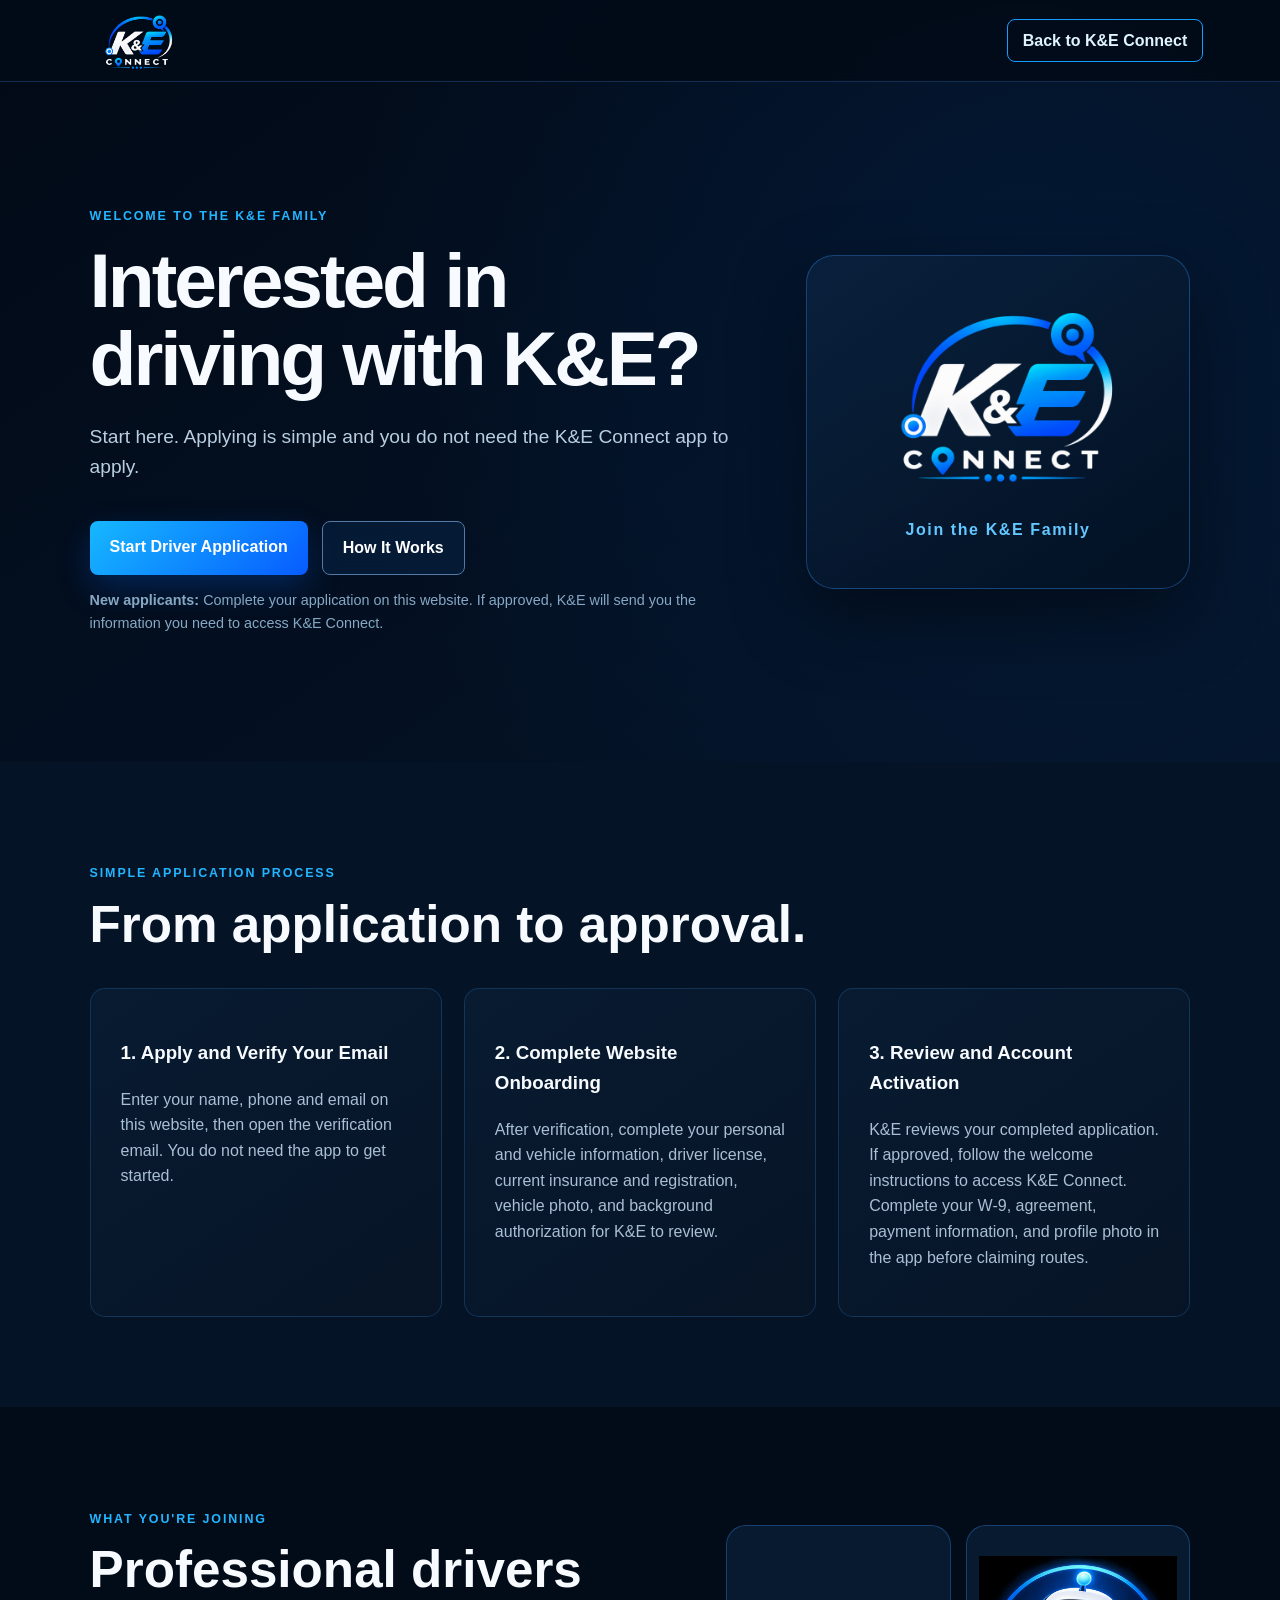
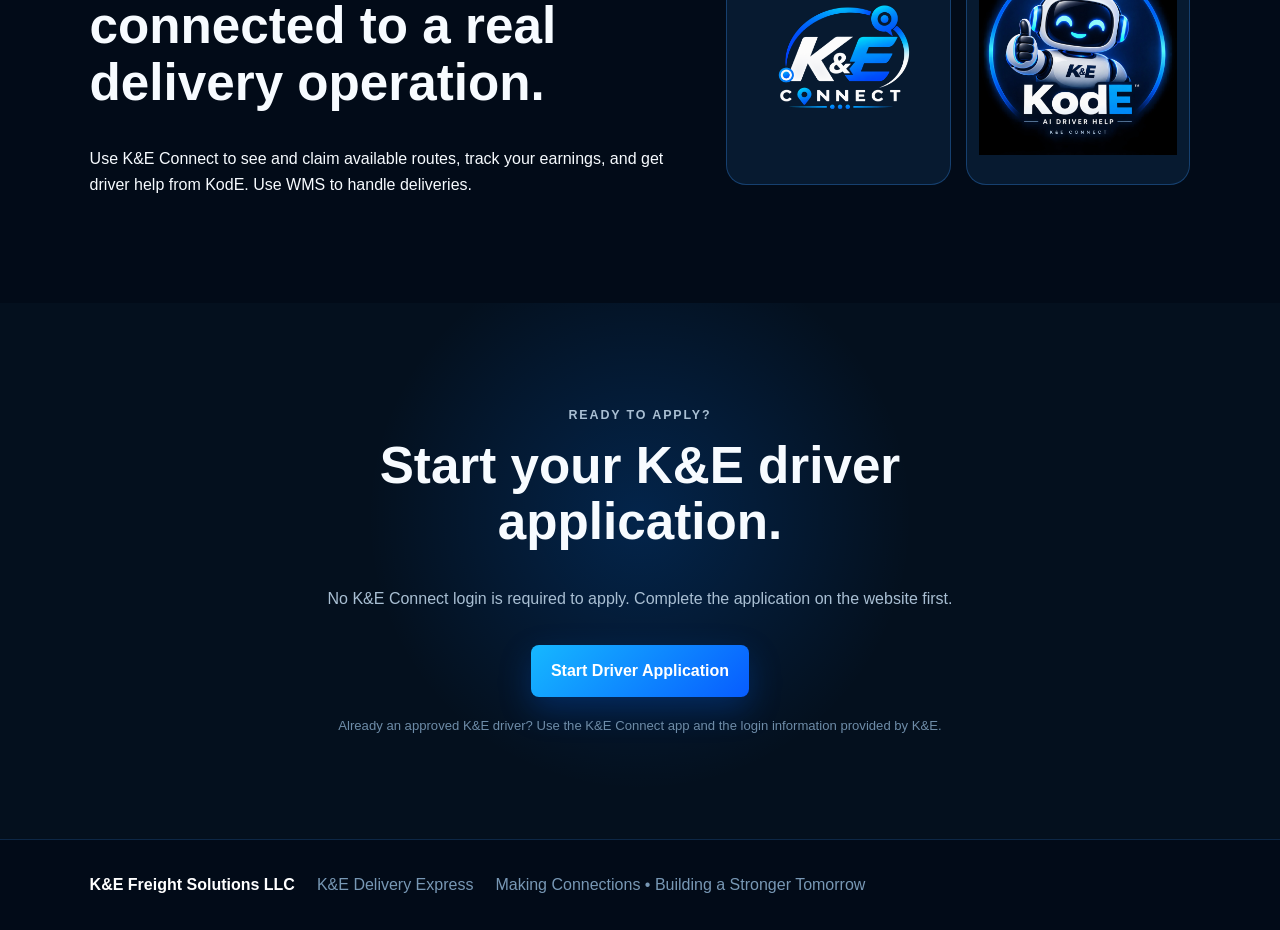
<file: become-a-driver.html>
<!DOCTYPE html><html lang="en"><head><meta charset="UTF-8"><meta name="viewport" content="width=device-width,initial-scale=1"><meta name="description" content="Apply to become a K&E driver and join the K&E Family."><title>Join the K&E Family | Become a Driver</title><link rel="stylesheet" href="styles.css"></head><body class="driver-welcome-page"><header class="site-header"><a class="brand" href="index.html"><img class="header-logo" src="ke-connect-logo-new.png" alt="K&E Connect"></a><a class="nav-cta driver-home-link" href="index.html">Back to K&E Connect</a></header><main class="driver-welcome"><section class="driver-welcome-hero"><div class="driver-welcome-copy"><p class="eyebrow">WELCOME TO THE K&E FAMILY</p><h1>Interested in driving with K&E?</h1><p class="lead">Start here. Applying is simple and you do not need the K&E Connect app to apply.</p><div class="driver-app-actions"><a class="button primary" href="#apply">Start Driver Application</a><a class="button secondary" href="#what-happens-next">How It Works</a></div><p class="driver-open-note"><strong>New applicants:</strong> Complete your application on this website. If approved, K&E will send you the information you need to access K&E Connect.</p></div><div class="driver-welcome-visual"><img src="ke-connect-logo-new.png" alt="K&E Connect"><p>Join the K&E Family</p></div></section><section class="section driver-family-message" id="what-happens-next"><p class="eyebrow">SIMPLE APPLICATION PROCESS</p><h2>From application to approval.</h2><div class="grid three"><article><h3>1. Apply and Verify Your Email</h3><p>Enter your name, phone and email on this website, then open the verification email. You do not need the app to get started.</p></article><article><h3>2. Complete Website Onboarding</h3><p>After verification, complete your personal and vehicle information, driver license, current insurance and registration, vehicle photo, and background authorization for K&E to review.</p></article><article><h3>3. Review and Account Activation</h3><p>K&E reviews your completed application. If approved, follow the welcome instructions to access K&E Connect. Complete your W-9, agreement, payment information, and profile photo in the app before claiming routes.</p></article></div></section><section class="section driver-connect-family"><div><p class="eyebrow">WHAT YOU'RE JOINING</p><h2>Professional drivers connected to a real delivery operation.</h2><p>Use K&E Connect to see and claim available routes, track your earnings, and get driver help from KodE. Use WMS to handle deliveries.</p></div><div class="driver-family-images"><img src="ke-connect-logo-new.png" alt="K&E Connect"><img src="kode-avatar.png" alt="KodE"></div></section><section class="section driver-final-cta" id="apply"><p class="eyebrow">READY TO APPLY?</p><h2>Start your K&E driver application.</h2><p>No K&E Connect login is required to apply. Complete the application on the website first.</p><a class="button primary" href="driver-application.html">Start Driver Application</a><p class="store-coming">Already an approved K&E driver? Use the K&E Connect app and the login information provided by K&E.</p></section></main><footer><strong>K&E Freight Solutions LLC</strong><span>K&E Delivery Express</span><span>Making Connections • Building a Stronger Tomorrow</span></footer></body></html>
</file>
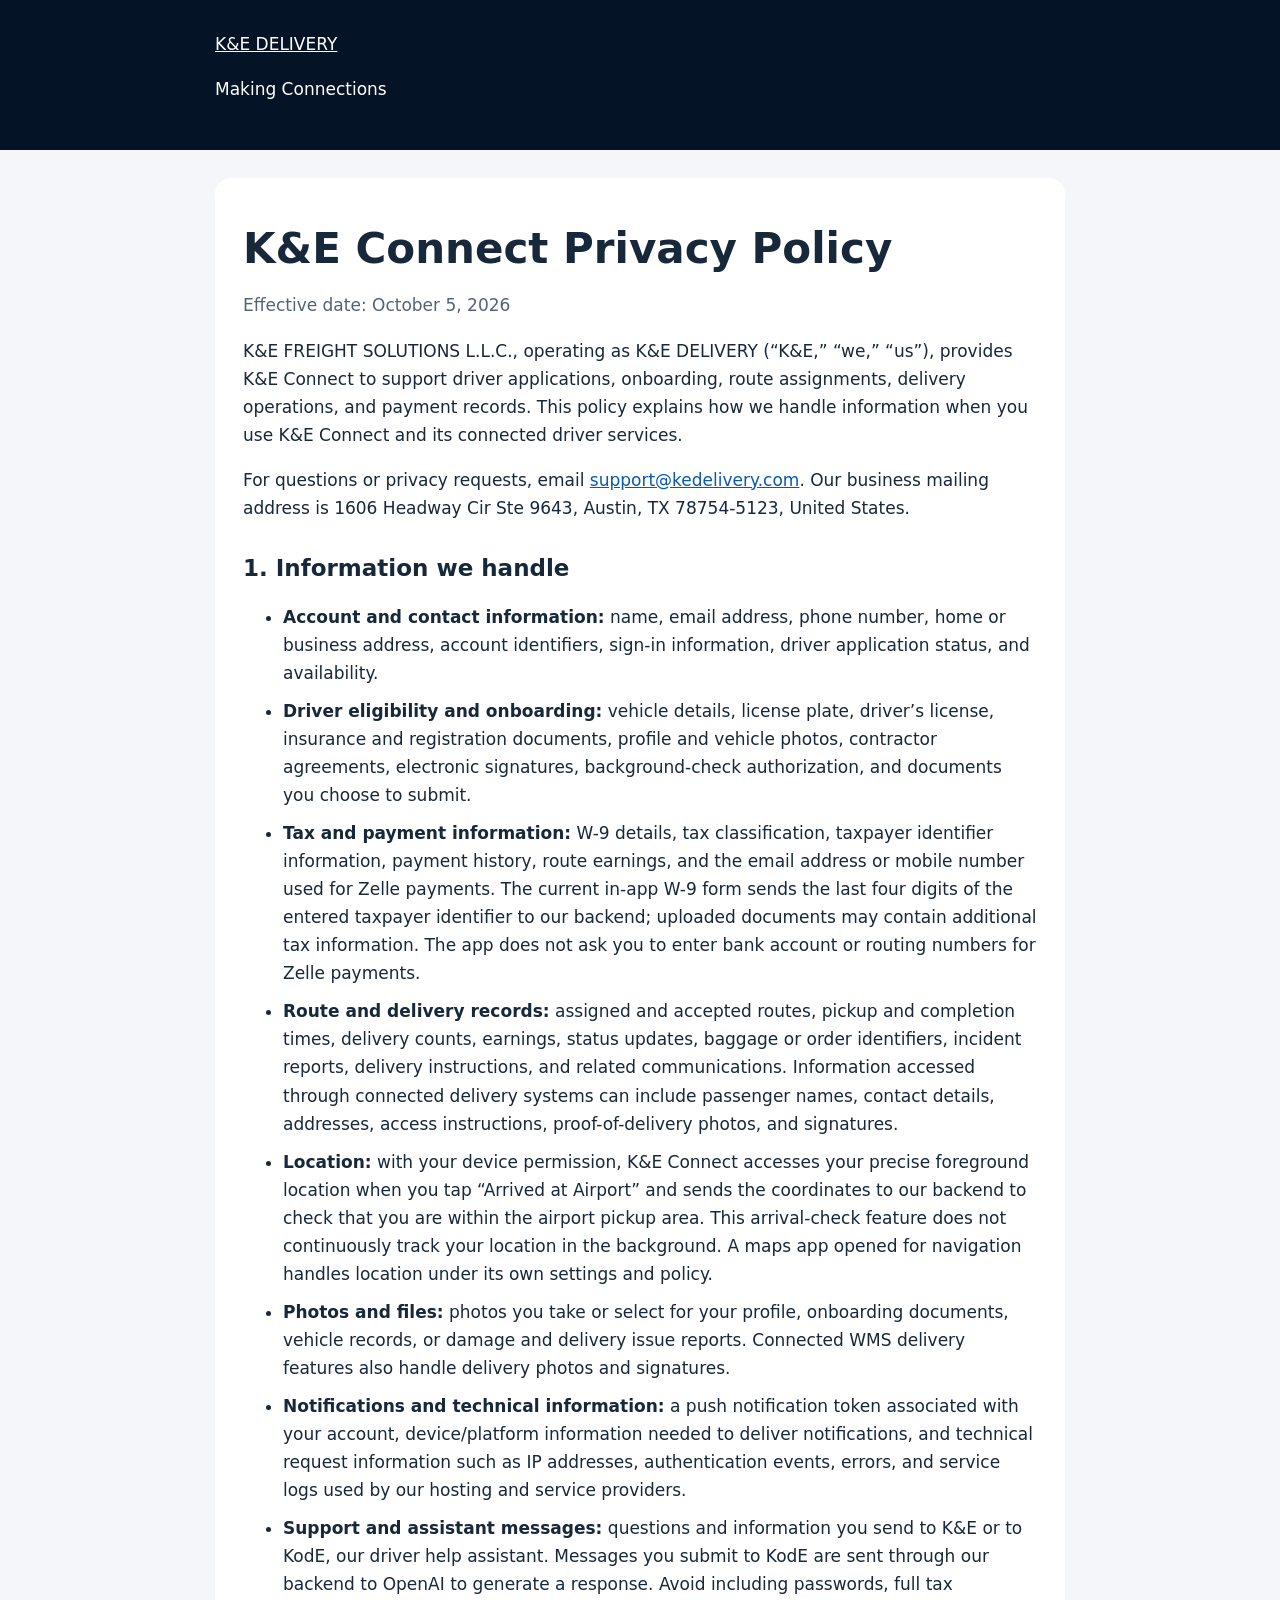
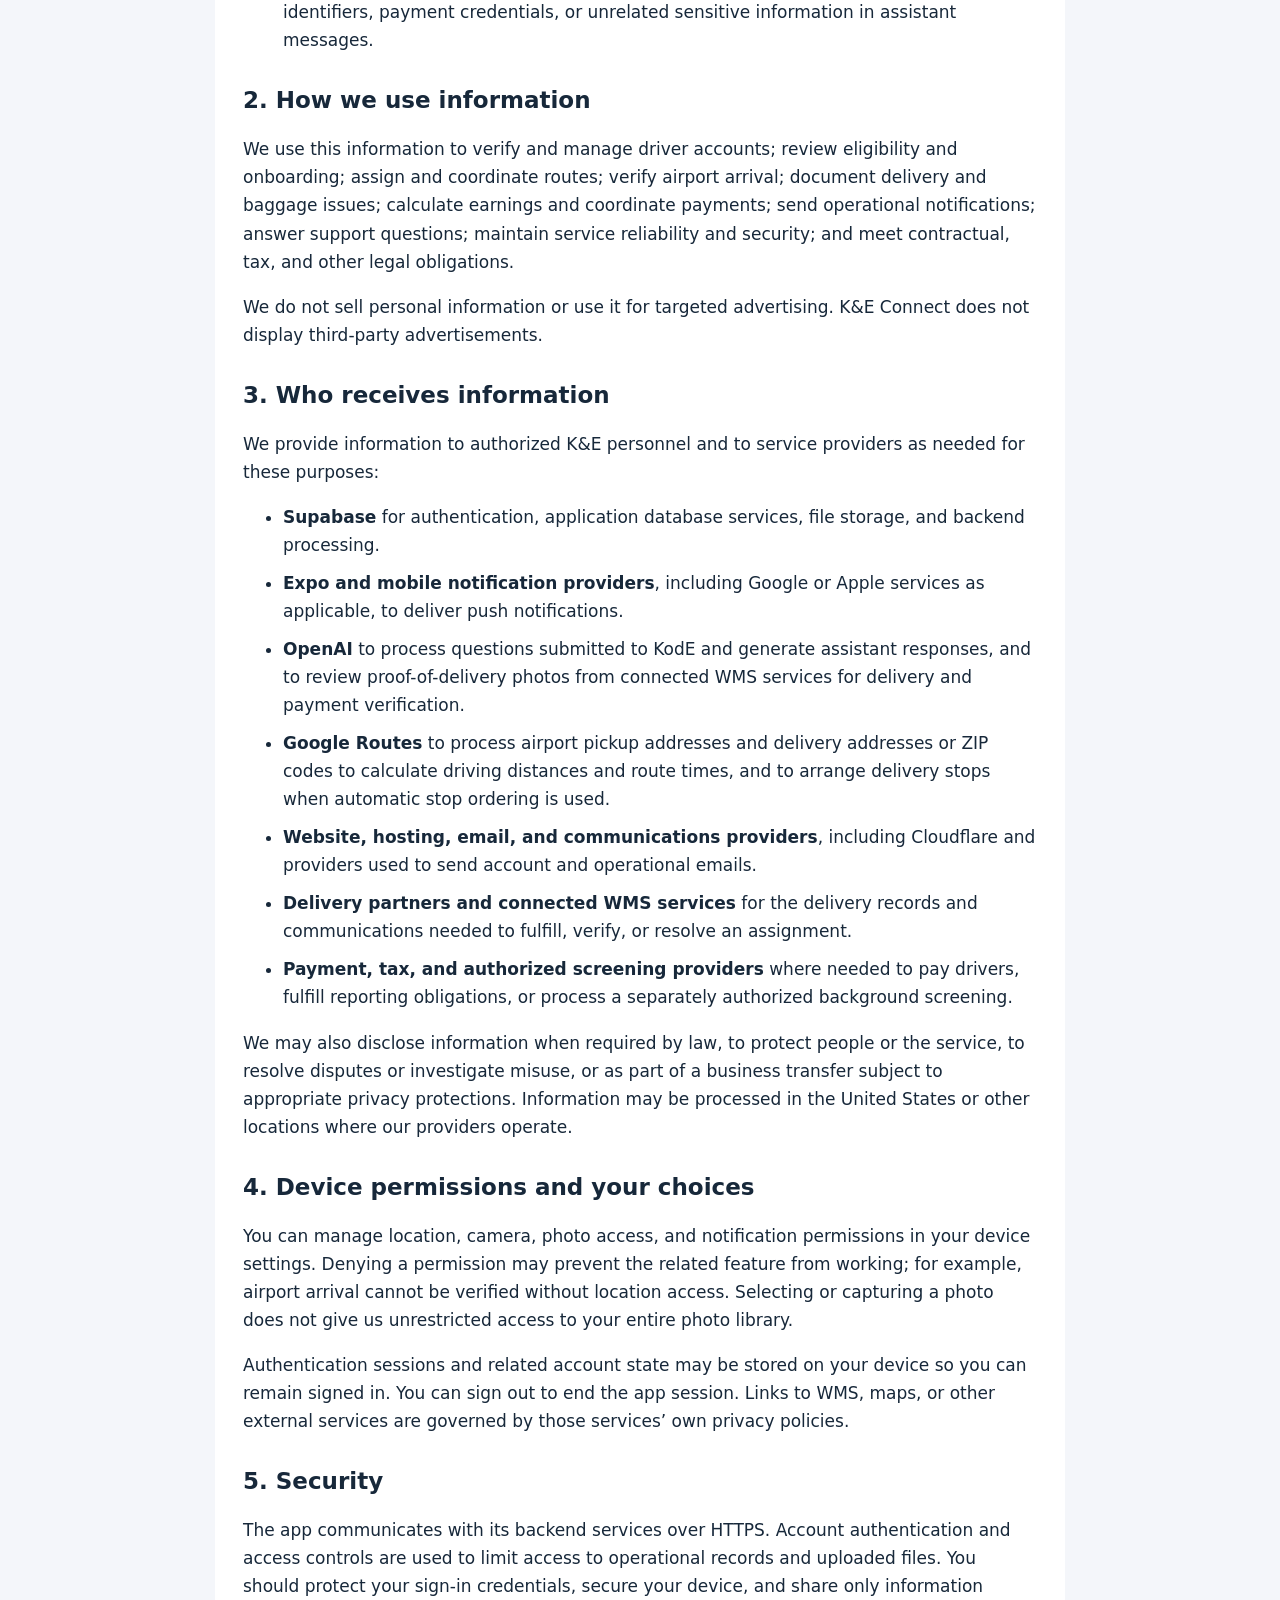
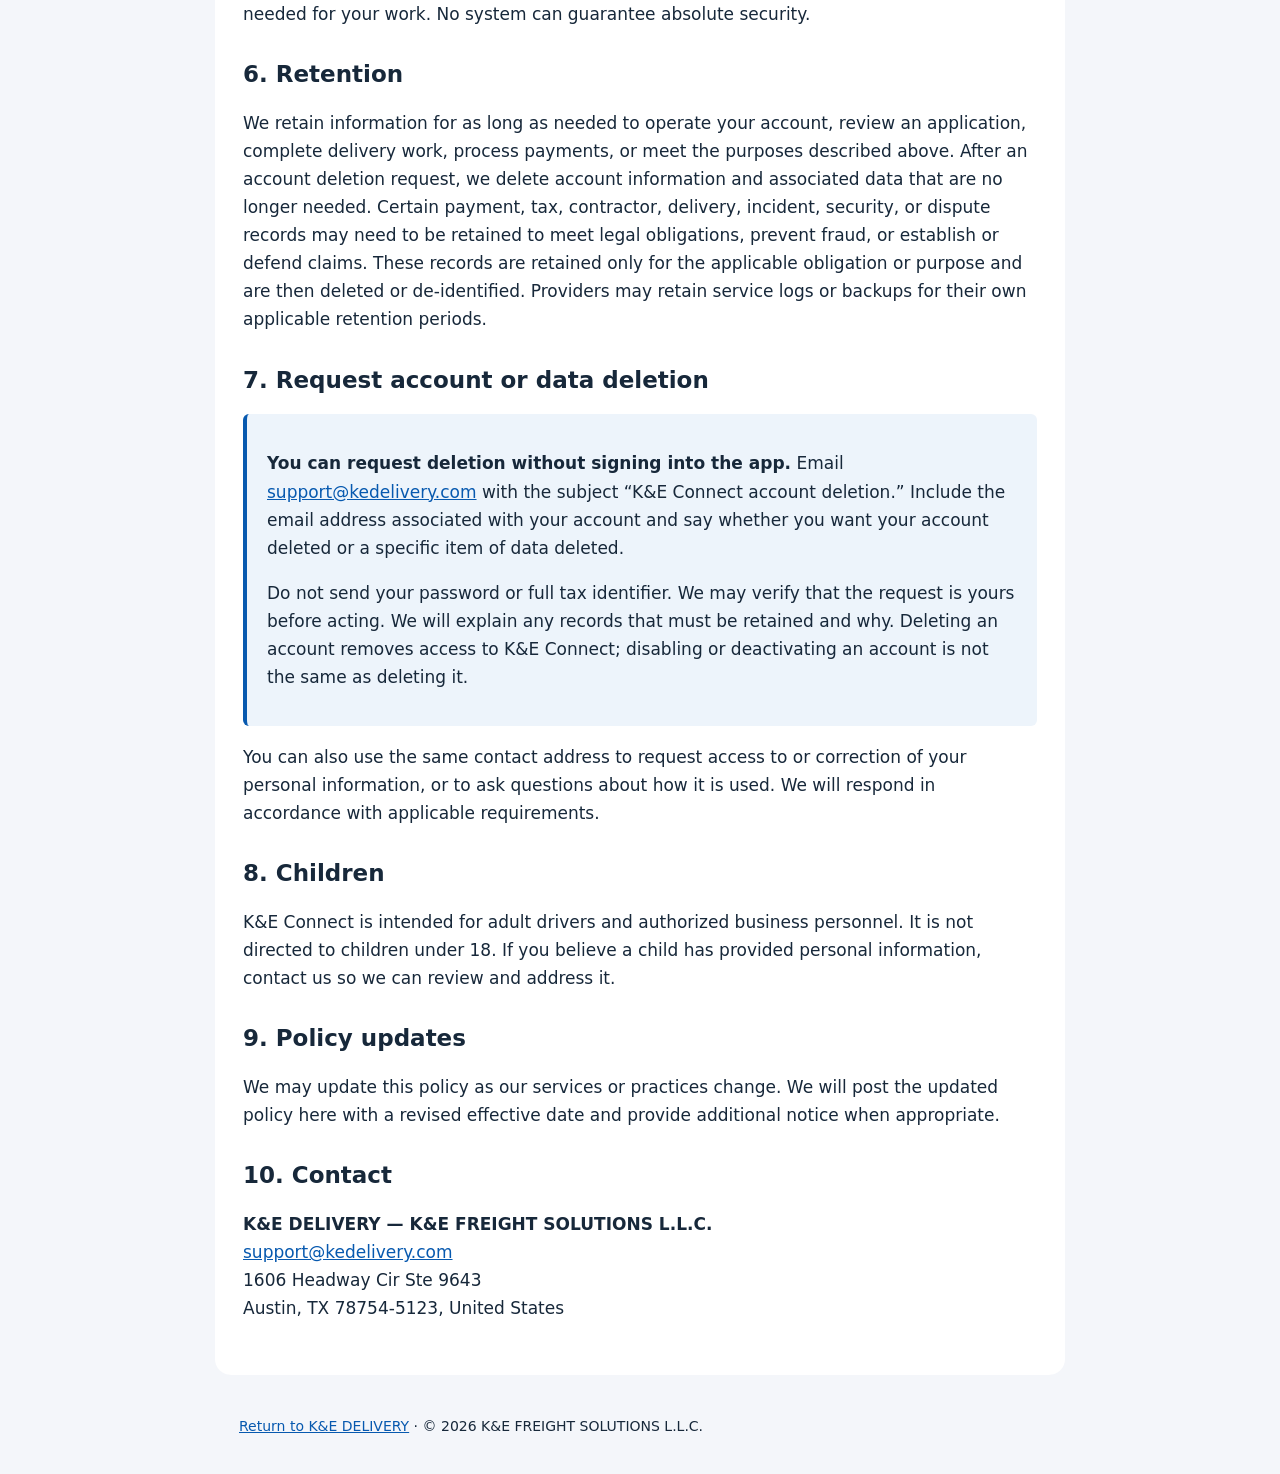
<file: privacy-policy.html>
<!doctype html>
<html lang="en"><head><meta charset="utf-8"><meta name="viewport" content="width=device-width, initial-scale=1"><title>K&E Connect Privacy Policy | K&E DELIVERY</title><meta name="description" content="How K&E Connect handles driver information, location, onboarding documents, delivery records, and privacy requests."><style>
:root{color-scheme:light}*{box-sizing:border-box}body{margin:0;background:#f4f6fa;color:#17283a;font:17px/1.65 system-ui,-apple-system,BlinkMacSystemFont,"Segoe UI",sans-serif}header{background:#041426;color:white;padding:30px 24px}header div,main,footer{max-width:850px;margin:auto}header a{color:#fff}main{background:#fff;padding:36px 28px;margin:28px auto;border-radius:16px}h1{font-size:clamp(30px,5vw,42px);line-height:1.2;margin:10px 0}h2{font-size:23px;line-height:1.3;margin-top:32px}a{color:#0759af;overflow-wrap:anywhere}li{margin:10px 0}.date{color:#526476}.box{background:#edf4fb;border-left:4px solid #0759af;padding:18px 20px;border-radius:6px}footer{padding:12px 24px 36px;font-size:14px}@media(max-width:600px){main{margin:0;border-radius:0;padding:26px 20px}}
</style></head><body><header><div><a href="https://kedelivery.com">K&E DELIVERY</a><p>Making Connections</p></div></header><main>
<h1>K&E Connect Privacy Policy</h1><p class="date">Effective date: October 5, 2026</p>
<p>K&E FREIGHT SOLUTIONS L.L.C., operating as K&E DELIVERY (“K&E,” “we,” “us”), provides K&E Connect to support driver applications, onboarding, route assignments, delivery operations, and payment records. This policy explains how we handle information when you use K&E Connect and its connected driver services.</p>
<p>For questions or privacy requests, email <a href="mailto:support@kedelivery.com">support@kedelivery.com</a>. Our business mailing address is 1606 Headway Cir Ste 9643, Austin, TX 78754-5123, United States.</p>
<h2>1. Information we handle</h2>
<ul>
<li><strong>Account and contact information:</strong> name, email address, phone number, home or business address, account identifiers, sign-in information, driver application status, and availability.</li>
<li><strong>Driver eligibility and onboarding:</strong> vehicle details, license plate, driver’s license, insurance and registration documents, profile and vehicle photos, contractor agreements, electronic signatures, background-check authorization, and documents you choose to submit.</li>
<li><strong>Tax and payment information:</strong> W-9 details, tax classification, taxpayer identifier information, payment history, route earnings, and the email address or mobile number used for Zelle payments. The current in-app W-9 form sends the last four digits of the entered taxpayer identifier to our backend; uploaded documents may contain additional tax information. The app does not ask you to enter bank account or routing numbers for Zelle payments.</li>
<li><strong>Route and delivery records:</strong> assigned and accepted routes, pickup and completion times, delivery counts, earnings, status updates, baggage or order identifiers, incident reports, delivery instructions, and related communications. Information accessed through connected delivery systems can include passenger names, contact details, addresses, access instructions, proof-of-delivery photos, and signatures.</li>
<li><strong>Location:</strong> with your device permission, K&E Connect accesses your precise foreground location when you tap “Arrived at Airport” and sends the coordinates to our backend to check that you are within the airport pickup area. This arrival-check feature does not continuously track your location in the background. A maps app opened for navigation handles location under its own settings and policy.</li>
<li><strong>Photos and files:</strong> photos you take or select for your profile, onboarding documents, vehicle records, or damage and delivery issue reports. Connected WMS delivery features also handle delivery photos and signatures.</li>
<li><strong>Notifications and technical information:</strong> a push notification token associated with your account, device/platform information needed to deliver notifications, and technical request information such as IP addresses, authentication events, errors, and service logs used by our hosting and service providers.</li>
<li><strong>Support and assistant messages:</strong> questions and information you send to K&E or to KodE, our driver help assistant. Messages you submit to KodE are sent through our backend to OpenAI to generate a response. Avoid including passwords, full tax identifiers, payment credentials, or unrelated sensitive information in assistant messages.</li>
</ul>
<h2>2. How we use information</h2>
<p>We use this information to verify and manage driver accounts; review eligibility and onboarding; assign and coordinate routes; verify airport arrival; document delivery and baggage issues; calculate earnings and coordinate payments; send operational notifications; answer support questions; maintain service reliability and security; and meet contractual, tax, and other legal obligations.</p>
<p>We do not sell personal information or use it for targeted advertising. K&E Connect does not display third-party advertisements.</p>
<h2>3. Who receives information</h2>
<p>We provide information to authorized K&E personnel and to service providers as needed for these purposes:</p>
<ul>
<li><strong>Supabase</strong> for authentication, application database services, file storage, and backend processing.</li>
<li><strong>Expo and mobile notification providers</strong>, including Google or Apple services as applicable, to deliver push notifications.</li>
<li><strong>OpenAI</strong> to process questions submitted to KodE and generate assistant responses, and to review proof-of-delivery photos from connected WMS services for delivery and payment verification.</li>
<li><strong>Google Routes</strong> to process airport pickup addresses and delivery addresses or ZIP codes to calculate driving distances and route times, and to arrange delivery stops when automatic stop ordering is used.</li>
<li><strong>Website, hosting, email, and communications providers</strong>, including Cloudflare and providers used to send account and operational emails.</li>
<li><strong>Delivery partners and connected WMS services</strong> for the delivery records and communications needed to fulfill, verify, or resolve an assignment.</li>
<li><strong>Payment, tax, and authorized screening providers</strong> where needed to pay drivers, fulfill reporting obligations, or process a separately authorized background screening.</li>
</ul>
<p>We may also disclose information when required by law, to protect people or the service, to resolve disputes or investigate misuse, or as part of a business transfer subject to appropriate privacy protections. Information may be processed in the United States or other locations where our providers operate.</p>
<h2>4. Device permissions and your choices</h2>
<p>You can manage location, camera, photo access, and notification permissions in your device settings. Denying a permission may prevent the related feature from working; for example, airport arrival cannot be verified without location access. Selecting or capturing a photo does not give us unrestricted access to your entire photo library.</p>
<p>Authentication sessions and related account state may be stored on your device so you can remain signed in. You can sign out to end the app session. Links to WMS, maps, or other external services are governed by those services’ own privacy policies.</p>
<h2>5. Security</h2>
<p>The app communicates with its backend services over HTTPS. Account authentication and access controls are used to limit access to operational records and uploaded files. You should protect your sign-in credentials, secure your device, and share only information needed for your work. No system can guarantee absolute security.</p>
<h2>6. Retention</h2>
<p>We retain information for as long as needed to operate your account, review an application, complete delivery work, process payments, or meet the purposes described above. After an account deletion request, we delete account information and associated data that are no longer needed. Certain payment, tax, contractor, delivery, incident, security, or dispute records may need to be retained to meet legal obligations, prevent fraud, or establish or defend claims. These records are retained only for the applicable obligation or purpose and are then deleted or de-identified. Providers may retain service logs or backups for their own applicable retention periods.</p>
<h2 id="delete-account">7. Request account or data deletion</h2>
<div class="box"><p><strong>You can request deletion without signing into the app.</strong> Email <a href="mailto:support@kedelivery.com?subject=K%26E%20Connect%20account%20deletion">support@kedelivery.com</a> with the subject “K&E Connect account deletion.” Include the email address associated with your account and say whether you want your account deleted or a specific item of data deleted.</p><p>Do not send your password or full tax identifier. We may verify that the request is yours before acting. We will explain any records that must be retained and why. Deleting an account removes access to K&E Connect; disabling or deactivating an account is not the same as deleting it.</p></div>
<p>You can also use the same contact address to request access to or correction of your personal information, or to ask questions about how it is used. We will respond in accordance with applicable requirements.</p>
<h2>8. Children</h2>
<p>K&E Connect is intended for adult drivers and authorized business personnel. It is not directed to children under 18. If you believe a child has provided personal information, contact us so we can review and address it.</p>
<h2>9. Policy updates</h2>
<p>We may update this policy as our services or practices change. We will post the updated policy here with a revised effective date and provide additional notice when appropriate.</p>
<h2>10. Contact</h2>
<p><strong>K&E DELIVERY — K&E FREIGHT SOLUTIONS L.L.C.</strong><br><a href="mailto:support@kedelivery.com">support@kedelivery.com</a><br>1606 Headway Cir Ste 9643<br>Austin, TX 78754-5123, United States</p>
</main><footer><a href="https://kedelivery.com">Return to K&E DELIVERY</a> · © 2026 K&E FREIGHT SOLUTIONS L.L.C.</footer></body></html>
</file>
<file: styles.css>
*{box-sizing:border-box}html{scroll-behavior:smooth;max-width:100%;overflow-x:hidden}body{margin:0;background:#020b18;color:#f7fbff;font-family:Inter,Arial,sans-serif;line-height:1.6;max-width:100%;overflow-x:hidden}img{display:block;max-width:100%;height:auto}.site-header{height:82px;display:flex;align-items:center;justify-content:space-between;padding:0 max(6vw,24px);border-bottom:1px solid rgba(57,151,255,.25);background:rgba(2,11,24,.94);backdrop-filter:blur(14px);position:sticky;top:0;z-index:10;width:100%}.brand{display:flex;align-items:center;color:white;text-decoration:none;min-width:0}.header-logo{width:118px;height:68px;object-fit:contain}.hero-logo{width:min(390px,70vw);height:auto;margin:0 0 24px;filter:drop-shadow(0 12px 30px rgba(0,0,0,.45))}nav{display:flex;gap:26px;align-items:center}nav a{color:#d4e6f7;text-decoration:none;font-weight:600}.nav-cta{border:1px solid #149cff;padding:8px 15px;border-radius:8px;color:#dff4ff;text-decoration:none;font-weight:700}.hero{min-height:760px;display:grid;grid-template-columns:minmax(0,1.35fr) minmax(0,.8fr);gap:60px;align-items:center;padding:90px max(7vw,28px);position:relative;overflow:hidden;background-image:linear-gradient(90deg,rgba(1,8,19,.88) 0%,rgba(1,10,23,.72) 40%,rgba(1,10,23,.38) 67%,rgba(1,9,20,.2) 100%),linear-gradient(0deg,rgba(2,11,24,.72) 0%,rgba(2,11,24,.05) 48%,rgba(2,11,24,.18) 100%),url('austin-hero.png');background-size:cover;background-position:center center;background-repeat:no-repeat}.hero:after{content:"";position:absolute;inset:auto 0 0;height:160px;background:linear-gradient(0deg,#020b18,transparent);pointer-events:none}.hero-copy,.hero-card{position:relative;z-index:1;min-width:0}.hero h1{font-size:clamp(2.8rem,6vw,5.8rem);line-height:1.02;margin:15px 0 24px;max-width:980px;letter-spacing:-.04em;text-shadow:0 3px 20px rgba(0,0,0,.72)}.hero .lead{text-shadow:0 2px 12px rgba(0,0,0,.9);color:#e0edf7}.lead{font-size:1.2rem;color:#b9cee1;max-width:800px}.eyebrow{color:#23b5ff;font-weight:800;letter-spacing:.15em;font-size:.78rem}.hero .eyebrow{color:#65ceff;text-shadow:0 2px 9px #000}.actions{display:flex;gap:14px;margin-top:34px;flex-wrap:wrap}.button{display:inline-block;padding:13px 20px;border-radius:8px;text-decoration:none;font-weight:800;margin-top:18px}.primary{background:linear-gradient(135deg,#16b8ff,#075cff);color:white;box-shadow:0 12px 32px rgba(0,105,255,.25)}.secondary{border:1px solid #527aa4;color:white;background:rgba(7,33,65,.65);backdrop-filter:blur(8px)}.light{background:white;color:#061426}.hero-card{background:linear-gradient(145deg,rgba(5,27,52,.88),rgba(2,13,28,.91));border:1px solid rgba(91,190,255,.48);border-radius:20px;padding:34px;box-shadow:0 25px 70px rgba(0,0,0,.48),0 0 45px rgba(0,113,255,.1);backdrop-filter:blur(8px)}.status-dot{display:block;width:10px;height:10px;background:#20d9a0;border-radius:50%;margin-bottom:18px;box-shadow:0 0 14px rgba(32,217,160,.7)}.card-label{font-size:.75rem;letter-spacing:.16em;color:#8fb7d8}.metric{display:flex;justify-content:space-between;gap:16px;border-top:1px solid rgba(82,135,183,.3);padding:18px 0}.metric span{color:#b6cce0}.section{padding:90px max(7vw,28px);width:100%}.section h2{font-size:clamp(2rem,4vw,3.6rem);line-height:1.1;margin:10px 0 35px}.grid{display:grid;gap:22px}.three{grid-template-columns:repeat(3,minmax(0,1fr))}article{background:linear-gradient(145deg,#081b31,#071426);border:1px solid rgba(45,120,188,.3);border-radius:15px;padding:30px;min-width:0}article p,.split>p,.tech p,.narrow,.family-intro{color:#a9bfd3}.family-section{background:linear-gradient(180deg,#020b18,#061426)}.family-intro{font-size:1.15rem;max-width:900px;margin-bottom:40px}.family-icon{display:inline-flex;width:42px;height:42px;align-items:center;justify-content:center;border-radius:50%;background:rgba(20,156,255,.12);border:1px solid rgba(35,181,255,.45);color:#5bc8ff;font-weight:900;margin-bottom:14px}.family-grid article{position:relative;overflow:hidden}.family-grid article:after{content:"";position:absolute;width:140px;height:140px;border-radius:50%;background:rgba(0,119,255,.08);right:-60px;bottom:-70px}.split{display:grid;grid-template-columns:minmax(0,1fr) minmax(0,1fr);gap:80px;align-items:center;background:#051326}.tech{display:grid;grid-template-columns:minmax(0,.8fr) minmax(0,1.2fr);gap:60px;align-items:center;background:radial-gradient(circle at 80% 50%,rgba(0,113,255,.12),transparent 30%)}.tech-copy,.tech-visuals{min-width:0}.tech-tagline{font-weight:800;color:#5bc8ff!important}.tech-visuals{display:grid;grid-template-columns:repeat(2,minmax(0,1fr));gap:24px;width:100%}.tech-image-card{min-width:0;background:linear-gradient(180deg,rgba(7,27,50,.34),rgba(4,17,33,.12));border:0;border-radius:30px;padding:10px 10px 20px;display:flex;flex-direction:column;justify-content:center;align-items:center;overflow:hidden}.tech-image-card img{width:100%;max-width:100%;height:340px;object-fit:contain;border-radius:26px;filter:drop-shadow(0 18px 32px rgba(0,0,0,.32))}.tech-image-card span{margin-top:16px;color:#9bd7ff;font-weight:800;letter-spacing:.04em;text-align:center;font-size:1rem}.connect-platform{display:grid;grid-template-columns:minmax(0,1fr) minmax(280px,.55fr);gap:60px;align-items:center;background:#04101e}.connect-platform img{width:min(420px,100%);margin:auto;filter:drop-shadow(0 18px 45px rgba(0,107,255,.2))}.join-family{background:radial-gradient(circle at 80% 50%,rgba(0,126,255,.14),transparent 32%),#061426}.narrow{max-width:700px}.contact{background:linear-gradient(135deg,#06499a,#087ed7 55%,#0a9be8)}.contact .eyebrow{color:#cdefff}.contact h2{max-width:850px}footer{padding:32px max(7vw,28px);display:flex;gap:22px;flex-wrap:wrap;color:#7898b5;border-top:1px solid rgba(57,151,255,.2);width:100%}footer strong{color:white}.kate-launcher{position:fixed;right:22px;bottom:22px;z-index:50;border:1px solid rgba(81,181,255,.55);background:linear-gradient(135deg,#08284c,#087fe2);color:#fff;border-radius:999px;padding:8px 16px 8px 8px;display:flex;align-items:center;gap:9px;font:inherit;font-weight:800;box-shadow:0 14px 38px rgba(0,0,0,.45);cursor:pointer}.kate-launcher img{width:48px;height:48px;border-radius:50%;object-fit:cover;object-position:50% 18%;border:2px solid #7dd4ff}.kate-panel{position:fixed;right:22px;bottom:90px;z-index:49;width:min(390px,calc(100vw - 28px));max-height:min(650px,calc(100vh - 120px));background:#061426;border:1px solid rgba(67,169,255,.48);border-radius:22px;box-shadow:0 25px 70px rgba(0,0,0,.6);overflow:hidden;display:none}.kate-panel.open{display:flex;flex-direction:column}.kate-header{display:flex;justify-content:space-between;align-items:center;padding:13px 14px;background:linear-gradient(135deg,#092c52,#075cae);flex:0 0 auto}.kate-id{display:flex;align-items:center;gap:11px}.kate-id img{width:52px;height:52px;border-radius:14px;object-fit:cover;object-position:50% 18%;border:1px solid #65c8ff}.kate-id div{display:flex;flex-direction:column}.kate-id strong{font-size:1.08rem}.kate-id span{font-size:.66rem;letter-spacing:.11em;color:#a8dcff}.kate-close{border:0;background:transparent;color:white;font-size:2rem;line-height:1;cursor:pointer}.kate-body{padding:16px;overflow-y:auto;min-height:0}.kate-message{padding:12px 14px;border-radius:14px;margin-bottom:13px;font-size:.94rem}.kate-bot{background:#0c2948;border:1px solid rgba(70,166,242,.28);color:#eaf6ff}.kate-user{background:linear-gradient(135deg,#087ed7,#075cff);color:#fff;margin-left:34px}.kate-options{display:grid;grid-template-columns:1fr 1fr;gap:9px}.kate-options button{border:1px solid rgba(64,164,243,.42);background:#081e37;color:#e8f5ff;border-radius:11px;padding:11px 9px;text-align:left;font:inherit;font-size:.84rem;font-weight:700;cursor:pointer}.kate-compose{display:flex;gap:8px;padding:10px 12px;background:#04101e;border-top:1px solid rgba(71,144,202,.25);flex:0 0 auto}.kate-compose input{min-width:0;flex:1;border:1px solid rgba(76,164,235,.45);border-radius:12px;background:#0a2038;color:#fff;padding:11px 12px;font:inherit;outline:none}.kate-compose input::placeholder{color:#7797b3}.kate-compose input:focus{border-color:#31b6ff;box-shadow:0 0 0 2px rgba(49,182,255,.12)}.kate-compose button{border:0;border-radius:12px;background:linear-gradient(135deg,#13afff,#075cff);color:#fff;padding:0 15px;font:inherit;font-weight:800;cursor:pointer}.kate-note{padding:9px 14px 11px;color:#799bb9;font-size:.68rem;border-top:1px solid rgba(71,144,202,.2);flex:0 0 auto}.driver-welcome-page{background:radial-gradient(circle at 80% 12%,rgba(0,116,255,.18),transparent 28%),#020b18}.driver-welcome-hero{min-height:680px;display:grid;grid-template-columns:minmax(0,1.1fr) minmax(280px,.65fr);gap:65px;align-items:center;padding:80px max(7vw,28px);background:linear-gradient(145deg,rgba(2,9,22,.45),rgba(6,26,52,.65))}.driver-welcome-copy h1{font-size:clamp(3rem,6vw,5.5rem);line-height:1.02;letter-spacing:-.04em;margin:14px 0 24px}.driver-app-actions{display:flex;gap:14px;flex-wrap:wrap;margin-top:20px}.driver-open-note{color:#87a8c4;font-size:.9rem;max-width:620px}.driver-welcome-visual{background:linear-gradient(145deg,rgba(10,34,63,.88),rgba(3,17,34,.94));border:1px solid rgba(55,151,255,.34);border-radius:28px;padding:30px;text-align:center;box-shadow:0 28px 75px rgba(0,0,0,.45)}.driver-welcome-visual img{width:100%;max-width:420px;margin:auto}.driver-welcome-visual p{color:#63c8ff;font-weight:800;letter-spacing:.1em}.driver-family-message{background:#051326}.driver-connect-family{display:grid;grid-template-columns:minmax(0,1fr) minmax(280px,.8fr);gap:55px;align-items:center}.driver-family-images{display:grid;grid-template-columns:1fr 1fr;gap:15px}.driver-family-images img{width:100%;height:260px;object-fit:contain;background:#071a30;border:1px solid rgba(57,151,255,.3);border-radius:20px;padding:12px}.driver-final-cta{text-align:center;background:radial-gradient(circle at 50% 40%,rgba(0,119,255,.2),transparent 38%),#04101e}.driver-final-cta h2{max-width:800px;margin-left:auto;margin-right:auto}.driver-final-cta p{max-width:700px;margin-left:auto;margin-right:auto;color:#a9bfd3}.store-coming{font-size:.82rem!important;color:#6e8ca8!important;margin-top:18px!important}.driver-home-link{white-space:nowrap}@media(max-width:900px){.site-header{height:88px;padding:10px 20px}.header-logo{width:112px;height:68px}.site-header nav a:not(.nav-cta){display:none}.hero,.split,.tech,.connect-platform,.driver-welcome-hero,.driver-connect-family{grid-template-columns:1fr}.hero{padding:52px 20px 64px;min-height:760px;gap:34px;background-image:linear-gradient(180deg,rgba(1,8,19,.72) 0%,rgba(1,9,21,.58) 44%,rgba(1,9,21,.78) 100%),url('austin-hero.png');background-size:auto 100%,auto 100%;background-position:center center,64% center;background-repeat:no-repeat}.hero-logo{width:min(250px,72vw);margin-bottom:28px}.three,.tech-visuals{grid-template-columns:1fr}.hero h1,.driver-welcome-copy h1{font-size:clamp(2.35rem,11vw,3.15rem)}.lead{font-size:1.05rem}.section{padding:64px 20px}.split,.tech,.connect-platform{gap:32px}.tech-image-card{padding:4px 0 24px;background:transparent;border-radius:0}.tech-image-card img{height:auto;max-height:none;width:100%;object-fit:contain;border-radius:22px}.tech-image-card span{margin-top:14px}.connect-platform img{max-width:300px}.metric{align-items:flex-start}.contact .button{max-width:100%;overflow-wrap:anywhere}footer{padding:28px 20px;flex-direction:column;gap:8px}.kate-launcher{right:14px;bottom:14px}.kate-panel{right:14px;bottom:82px;max-height:calc(100dvh - 105px)}.kate-options{grid-template-columns:1fr}.kate-compose{padding-bottom:max(10px,env(safe-area-inset-bottom))}.driver-welcome-hero{padding:55px 20px;gap:32px;min-height:auto}.driver-welcome-visual{padding:18px}.driver-family-images img{height:190px}.driver-app-actions{flex-direction:column
</file>
